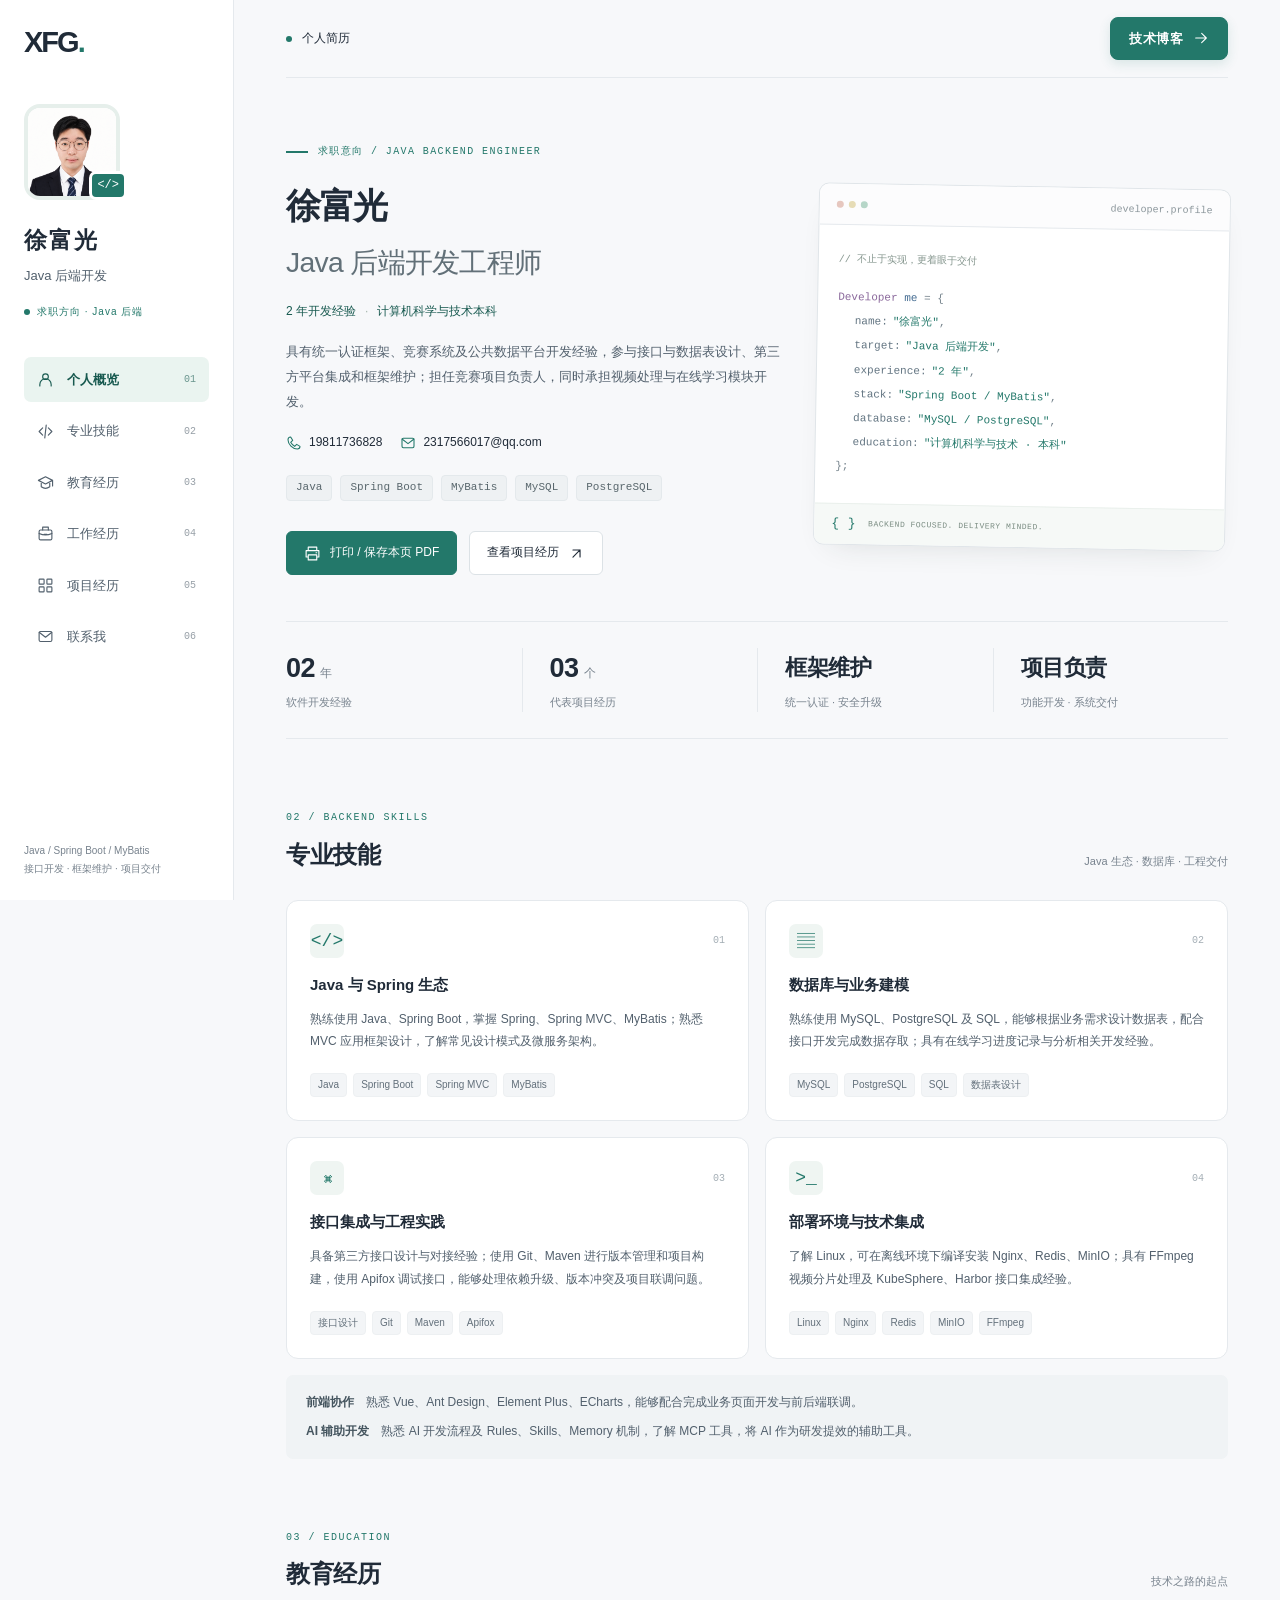
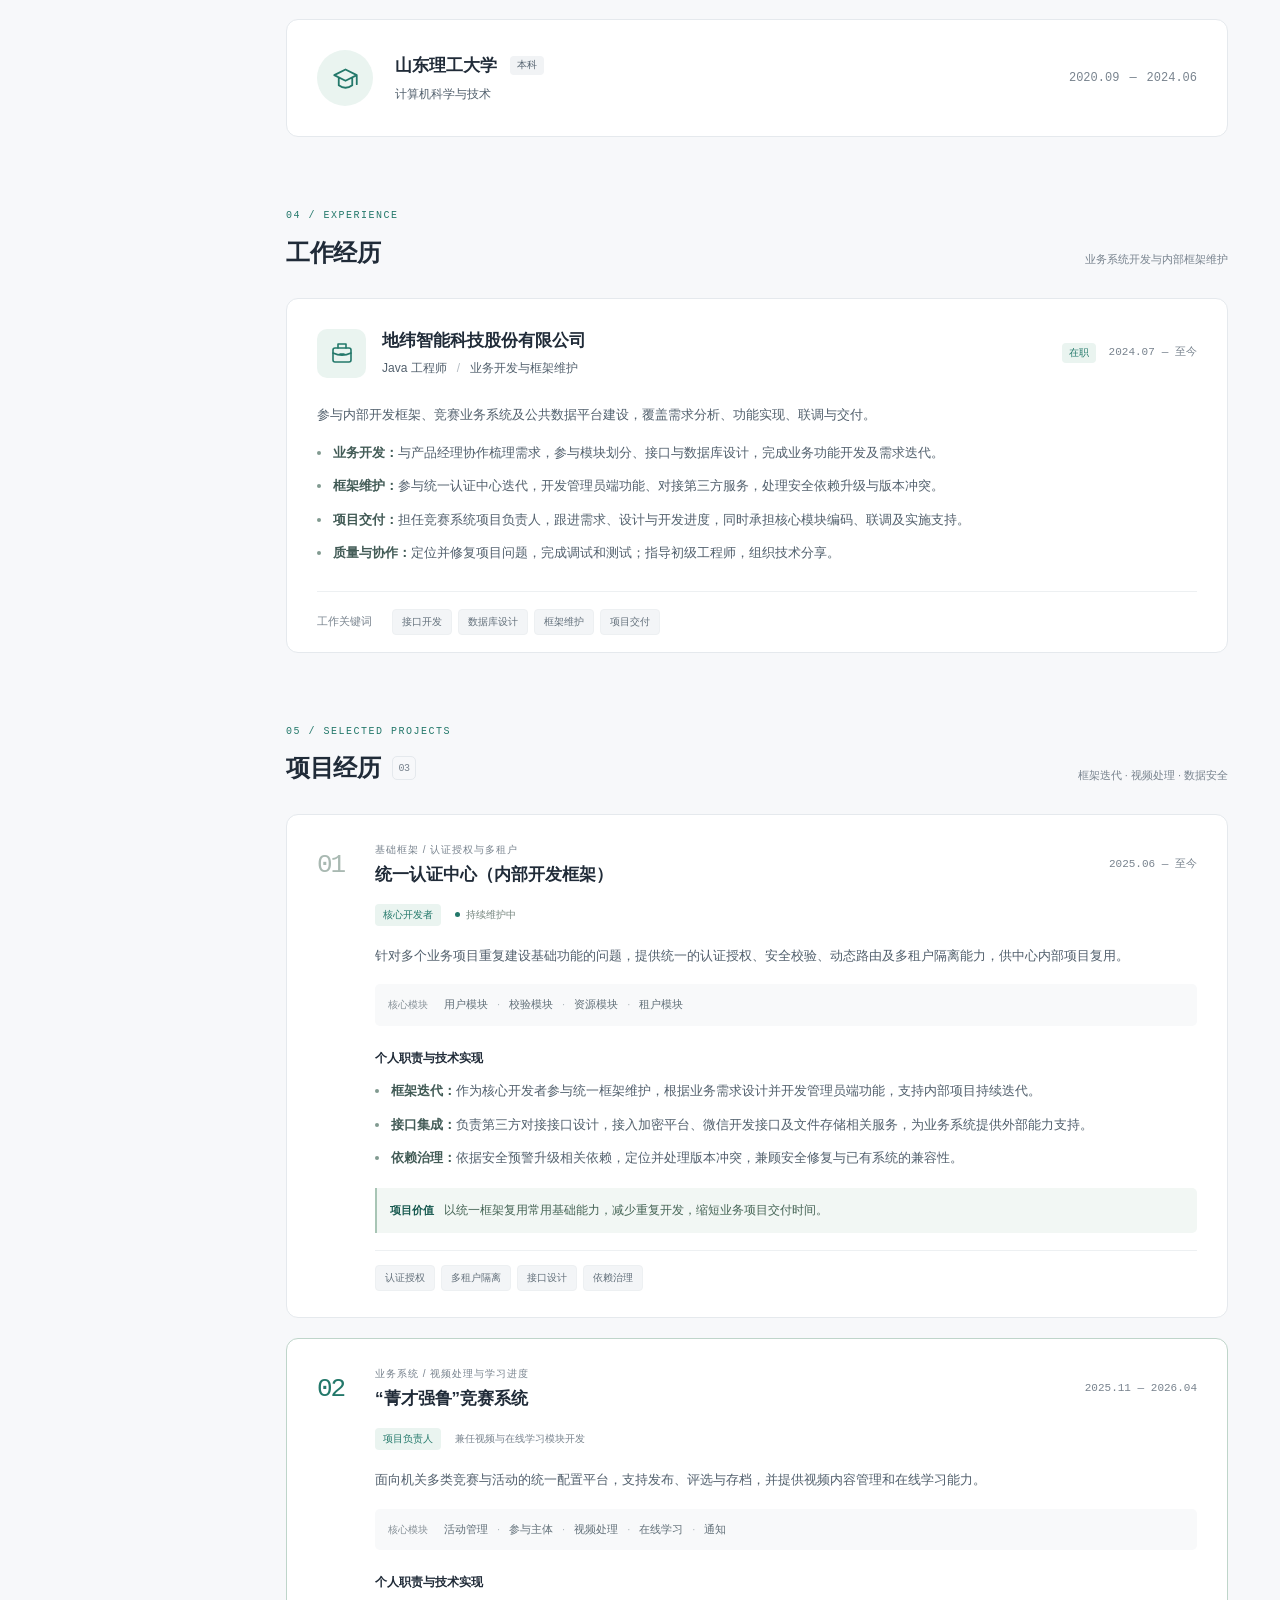
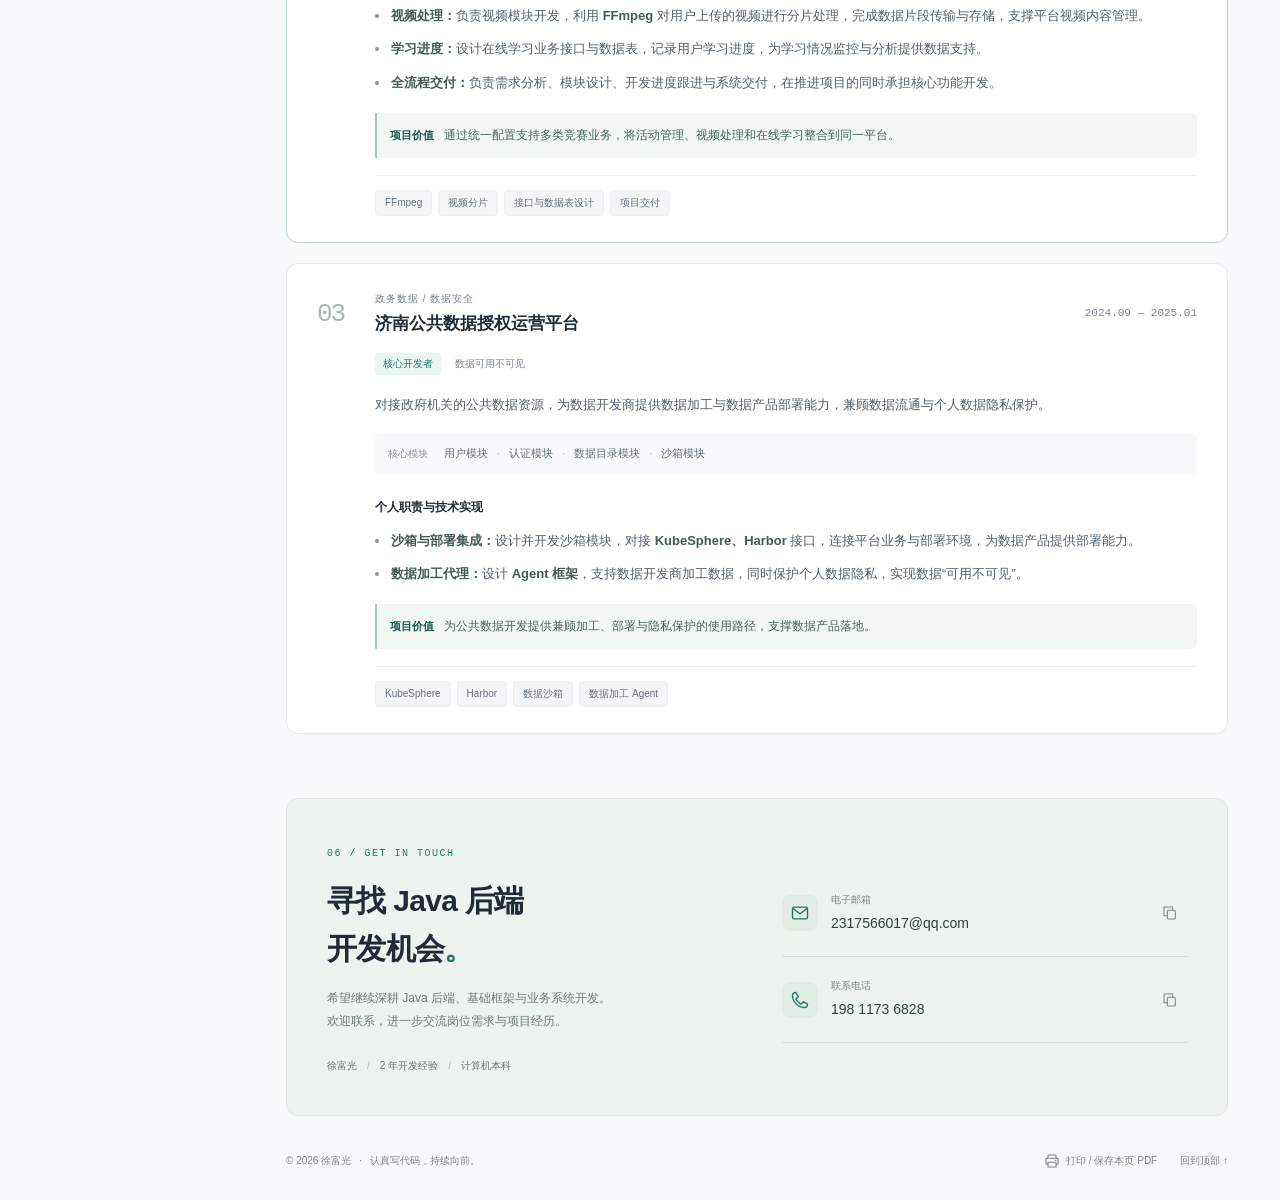
<file: index.html>
<!doctype html>
<html lang="zh-CN">
<head>
  <meta charset="utf-8">
  <meta name="viewport" content="width=device-width, initial-scale=1">
  <meta name="theme-color" content="#f7f8fa">
  <meta name="description" content="徐富光 · 求职 Java 后端开发工程师。2 年开发经验，计算机科学与技术本科，掌握 Java、Spring Boot、MyBatis、MySQL、PostgreSQL，具有统一认证框架维护、视频处理与数据沙箱项目经验。">
  <title>徐富光 · Java 后端开发</title>
  <link rel="stylesheet" href="./styles.css">
  <script src="./script.js" defer></script>
</head>
<body>
  <a class="skip-link" href="#main">跳转到简历内容</a>
  <svg class="icon-definitions" xmlns="http://www.w3.org/2000/svg" aria-hidden="true">
    <symbol id="icon-arrow" viewBox="0 0 24 24"><path d="M7 17 17 7M7 7h10v10"/></symbol>
    <symbol id="icon-download" viewBox="0 0 24 24"><path d="M12 3v12m-5-5 5 5 5-5M5 16v4h14v-4"/></symbol>
    <symbol id="icon-mail" viewBox="0 0 24 24"><rect x="3" y="5" width="18" height="14" rx="2"/><path d="m3 6 9 7 9-7"/></symbol>
    <symbol id="icon-phone" viewBox="0 0 24 24"><path d="m7 3 3 5-3 3a16 16 0 0 0 6 6l3-3 5 3c0 3-2 4-4 4C10 21 3 14 3 7c0-2 1-4 4-4Z"/></symbol>
    <symbol id="icon-code" viewBox="0 0 24 24"><path d="m8 7-5 5 5 5m8-10 5 5-5 5m-3-14-2 18"/></symbol>
    <symbol id="icon-work" viewBox="0 0 24 24"><rect x="3" y="7" width="18" height="14" rx="2"/><path d="M8 7V3h8v4M3 12a21 21 0 0 0 18 0M10 13h4"/></symbol>
    <symbol id="icon-grid" viewBox="0 0 24 24"><rect x="3" y="3" width="7" height="7" rx="1"/><rect x="14" y="3" width="7" height="7" rx="1"/><rect x="3" y="14" width="7" height="7" rx="1"/><rect x="14" y="14" width="7" height="7" rx="1"/></symbol>
    <symbol id="icon-school" viewBox="0 0 24 24"><path d="m2 9 10-5 10 5-10 5-10-5Zm4 2v7c4 3 8 3 12 0v-7m4-2v8"/></symbol>
    <symbol id="icon-user" viewBox="0 0 24 24"><circle cx="12" cy="8" r="4"/><path d="M4 21v-2a8 8 0 0 1 16 0v2"/></symbol>
    <symbol id="icon-copy" viewBox="0 0 24 24"><rect x="8" y="8" width="12" height="13" rx="2"/><path d="M16 8V3H3v13h5"/></symbol>
    <symbol id="icon-print" viewBox="0 0 24 24"><path d="M6 8V3h12v5M6 17H3V8h18v9h-3M6 14h12v7H6zM17 11h1"/></symbol>
  </svg>

  <aside class="sidebar" aria-label="个人信息和页面导航">
    <a class="brand" href="#overview" aria-label="徐富光，返回概览">XFG<span>.</span></a>
    <div class="sidebar-profile">
      <div class="avatar"><img class="portrait-image" src="./assets/photo.png" alt="徐富光的个人照片" width="96" height="96" decoding="async"><span class="avatar-decoration" aria-hidden="true">&lt;/&gt;</span></div>
      <p class="sidebar-name">徐富光</p>
      <p class="sidebar-role">Java 后端开发</p>
      <span class="profile-badge"><span></span>求职方向 · Java 后端</span>
    </div>
    <nav class="navigation" aria-label="简历章节">
      <a class="nav-link is-active" href="#overview" aria-current="location"><svg class="icon" aria-hidden="true"><use href="#icon-user"/></svg><span>个人概览</span><span class="nav-index">01</span></a>
      <a class="nav-link" href="#skills"><svg class="icon" aria-hidden="true"><use href="#icon-code"/></svg><span>专业技能</span><span class="nav-index">02</span></a>
      <a class="nav-link" href="#education"><svg class="icon" aria-hidden="true"><use href="#icon-school"/></svg><span>教育经历</span><span class="nav-index">03</span></a>
      <a class="nav-link" href="#experience"><svg class="icon" aria-hidden="true"><use href="#icon-work"/></svg><span>工作经历</span><span class="nav-index">04</span></a>
      <a class="nav-link" href="#projects"><svg class="icon" aria-hidden="true"><use href="#icon-grid"/></svg><span>项目经历</span><span class="nav-index">05</span></a>
      <a class="nav-link" href="#contact"><svg class="icon" aria-hidden="true"><use href="#icon-mail"/></svg><span>联系我</span><span class="nav-index">06</span></a>
    </nav>
    <div class="sidebar-bottom">
      <p>Java / Spring Boot / MyBatis<br>接口开发 · 框架维护 · 项目交付</p>
    </div>
  </aside>

  <div class="page">
    <header class="topbar">
      <p><span class="topbar-dot"></span>个人简历</p>
      <a class="topbar-contact" href="./blog.html">技术博客<svg class="icon small" viewBox="0 0 24 24" aria-hidden="true"><path d="M4 12h16m-7-7 7 7-7 7"/></svg></a>
    </header>

    <main id="main">
      <section class="hero section" id="overview" aria-labelledby="hero-title">
        <div class="hero-main">
          <img class="portrait-image hero-portrait" src="./assets/photo.png" alt="徐富光的个人照片" width="88" height="88" decoding="async">
          <p class="eyebrow"><span class="short-line"></span>求职意向 / JAVA BACKEND ENGINEER</p>
          <h1 id="hero-title">徐富光<br><span class="hero-subtitle">Java 后端开发工程师</span></h1>
          <p class="hero-meta">2 年开发经验<span>·</span>计算机科学与技术本科</p>
          <p class="hero-description">具有统一认证框架、竞赛系统及公共数据平台开发经验，参与接口与数据表设计、第三方平台集成和框架维护；担任竞赛项目负责人，同时承担视频处理与在线学习模块开发。</p>
          <div class="hero-contact" aria-label="联系方式">
            <a href="tel:19811736828"><svg class="icon small" aria-hidden="true"><use href="#icon-phone"/></svg>19811736828</a>
            <a href="mailto:2317566017@qq.com"><svg class="icon small" aria-hidden="true"><use href="#icon-mail"/></svg>2317566017@qq.com</a>
          </div>
          <p class="resume-site-link">在线简历与技术博客：<a href="https://sunallday.github.io/resume/">https://sunallday.github.io/resume/</a></p>
          <div class="hero-tags" aria-label="主要技术栈"><span>Java</span><span>Spring Boot</span><span>MyBatis</span><span>MySQL</span><span>PostgreSQL</span></div>
          <div class="hero-actions">
            <button class="button button-primary" type="button" data-print-resume hidden><svg class="icon" aria-hidden="true"><use href="#icon-print"/></svg>打印 / 保存本页 PDF</button>
            <a class="button button-secondary" href="#projects">查看项目经历<svg class="icon small" aria-hidden="true"><use href="#icon-arrow"/></svg></a>
          </div>
        </div>
        <div class="developer-card" aria-label="个人基本信息">
          <div class="card-window-bar"><span></span><span></span><span></span><p>developer.profile</p></div>
          <div class="profile-code">
            <p class="code-comment">// 不止于实现，更着眼于交付</p>
            <p><span class="code-keyword">Developer</span> <span class="code-variable">me</span> = {</p>
            <dl>
              <div><dt>name</dt><dd>"徐富光"</dd></div>
              <div><dt>target</dt><dd>"Java 后端开发"</dd></div>
              <div><dt>experience</dt><dd>"2 年"</dd></div>
              <div><dt>stack</dt><dd>"Spring Boot / MyBatis"</dd></div>
              <div><dt>database</dt><dd>"MySQL / PostgreSQL"</dd></div>
              <div><dt>education</dt><dd>"计算机科学与技术 · 本科"</dd></div>
            </dl>
            <p>};</p>
          </div>
          <div class="code-card-footer"><span class="code-brackets">{ }</span><span>BACKEND FOCUSED. DELIVERY MINDED.</span></div>
        </div>
        <div class="overview-strip">
          <div><strong>02<span>年</span></strong><p>软件开发经验</p></div>
          <div><strong>03<span>个</span></strong><p>代表项目经历</p></div>
          <div><strong>框架维护</strong><p>统一认证 · 安全升级</p></div>
          <div><strong>项目负责</strong><p>功能开发 · 系统交付</p></div>
        </div>
      </section>

      <section class="section" id="skills" aria-labelledby="skills-title">
        <div class="section-heading"><div><span class="section-number">02 / BACKEND SKILLS</span><h2 id="skills-title">专业技能</h2></div><p>Java 生态 · 数据库 · 工程交付</p></div>
        <div class="skills-grid">
          <article class="skill-card surface">
            <div class="skill-card-heading"><span class="skill-icon" aria-hidden="true">&lt;/&gt;</span><span class="skill-index">01</span></div>
            <h3>Java 与 Spring 生态</h3>
            <p>熟练使用 Java、Spring Boot，掌握 Spring、Spring MVC、MyBatis；熟悉 MVC 应用框架设计，了解常见设计模式及微服务架构。</p>
            <div class="tags"><span>Java</span><span>Spring Boot</span><span>Spring MVC</span><span>MyBatis</span></div>
          </article>
          <article class="skill-card surface">
            <div class="skill-card-heading"><span class="skill-icon" aria-hidden="true">▤</span><span class="skill-index">02</span></div>
            <h3>数据库与业务建模</h3>
            <p>熟练使用 MySQL、PostgreSQL 及 SQL，能够根据业务需求设计数据表，配合接口开发完成数据存取；具有在线学习进度记录与分析相关开发经验。</p>
            <div class="tags"><span>MySQL</span><span>PostgreSQL</span><span>SQL</span><span>数据表设计</span></div>
          </article>
          <article class="skill-card surface">
            <div class="skill-card-heading"><span class="skill-icon" aria-hidden="true">⌘</span><span class="skill-index">03</span></div>
            <h3>接口集成与工程实践</h3>
            <p>具备第三方接口设计与对接经验；使用 Git、Maven 进行版本管理和项目构建，使用 Apifox 调试接口，能够处理依赖升级、版本冲突及项目联调问题。</p>
            <div class="tags"><span>接口设计</span><span>Git</span><span>Maven</span><span>Apifox</span></div>
          </article>
          <article class="skill-card surface">
            <div class="skill-card-heading"><span class="skill-icon" aria-hidden="true">&gt;_</span><span class="skill-index">04</span></div>
            <h3>部署环境与技术集成</h3>
            <p>了解 Linux，可在离线环境下编译安装 Nginx、Redis、MinIO；具有 FFmpeg 视频分片处理及 KubeSphere、Harbor 接口集成经验。</p>
            <div class="tags"><span>Linux</span><span>Nginx</span><span>Redis</span><span>MinIO</span><span>FFmpeg</span></div>
          </article>
        </div>
        <div class="supporting-skills">
          <p><strong>前端协作</strong>熟悉 Vue、Ant Design、Element Plus、ECharts，能够配合完成业务页面开发与前后端联调。</p>
          <p><strong>AI 辅助开发</strong>熟悉 AI 开发流程及 Rules、Skills、Memory 机制，了解 MCP 工具，将 AI 作为研发提效的辅助工具。</p>
        </div>
      </section>

      <section class="section" id="education" aria-labelledby="education-title">
        <div class="section-heading"><div><span class="section-number">03 / EDUCATION</span><h2 id="education-title">教育经历</h2></div><p>技术之路的起点</p></div>
        <article class="education-card surface"><div class="education-icon"><svg class="icon" aria-hidden="true"><use href="#icon-school"/></svg></div><div class="education-info"><h3>山东理工大学<span class="degree">本科</span></h3><p>计算机科学与技术</p></div><p class="education-period"><time datetime="2020-09">2020.09</time><span>—</span><time datetime="2024-06">2024.06</time></p></article>
      </section>

      <section class="section" id="experience" aria-labelledby="experience-title">
        <div class="section-heading"><div><span class="section-number">04 / EXPERIENCE</span><h2 id="experience-title">工作经历</h2></div><p>业务系统开发与内部框架维护</p></div>
        <article class="experience-card surface">
          <div class="experience-header">
            <div class="company-mark" aria-hidden="true"><svg class="icon"><use href="#icon-work"/></svg></div>
            <div class="company-title"><h3>地纬智能科技股份有限公司</h3><p>Java 工程师<span class="inline-divider">/</span>业务开发与框架维护</p></div>
            <div class="experience-date"><span class="current-label">在职</span><time datetime="2024-07">2024.07</time> — 至今</div>
          </div>
          <div class="experience-body">
            <p class="card-intro">参与内部开发框架、竞赛业务系统及公共数据平台建设，覆盖需求分析、功能实现、联调与交付。</p>
            <ul class="detail-list">
              <li><strong>业务开发：</strong>与产品经理协作梳理需求，参与模块划分、接口与数据库设计，完成业务功能开发及需求迭代。</li>
              <li><strong>框架维护：</strong>参与统一认证中心迭代，开发管理员端功能、对接第三方服务，处理安全依赖升级与版本冲突。</li>
              <li><strong>项目交付：</strong>担任竞赛系统项目负责人，跟进需求、设计与开发进度，同时承担核心模块编码、联调及实施支持。</li>
              <li><strong>质量与协作：</strong>定位并修复项目问题，完成调试和测试；指导初级工程师，组织技术分享。</li>
            </ul>
          </div>
          <div class="experience-footer"><span>工作关键词</span><div class="tags"><span>接口开发</span><span>数据库设计</span><span>框架维护</span><span>项目交付</span></div></div>
        </article>
      </section>

      <section class="section" id="projects" aria-labelledby="projects-title">
        <div class="section-heading"><div><span class="section-number">05 / SELECTED PROJECTS</span><h2 id="projects-title">项目经历<span class="heading-count">03</span></h2></div><p>框架迭代 · 视频处理 · 数据安全</p></div>
        <div class="project-list">
          <article class="project-card surface">
            <div class="project-heading"><span class="project-number">01</span><div class="project-title"><div class="project-category">基础框架 / 认证授权与多租户</div><h3>统一认证中心（内部开发框架）</h3></div><span class="project-period"><time datetime="2025-06">2025.06</time> — 至今</span></div>
            <div class="project-content">
              <div class="project-meta"><span class="role-tag">核心开发者</span><span class="project-status"><span></span>持续维护中</span></div>
              <p class="project-description">针对多个业务项目重复建设基础功能的问题，提供统一的认证授权、安全校验、动态路由及多租户隔离能力，供中心内部项目复用。</p>
              <div class="module-row"><span class="small-label">核心模块</span><p>用户模块<span>·</span>校验模块<span>·</span>资源模块<span>·</span>租户模块</p></div>
              <h4>个人职责与技术实现</h4>
              <ul class="detail-list">
                <li><strong>框架迭代：</strong>作为核心开发者参与统一框架维护，根据业务需求设计并开发管理员端功能，支持内部项目持续迭代。</li>
                <li><strong>接口集成：</strong>负责第三方对接接口设计，接入加密平台、微信开发接口及文件存储相关服务，为业务系统提供外部能力支持。</li>
                <li><strong>依赖治理：</strong>依据安全预警升级相关依赖，定位并处理版本冲突，兼顾安全修复与已有系统的兼容性。</li>
              </ul>
              <p class="project-outcome"><strong>项目价值</strong>以统一框架复用常用基础能力，减少重复开发，缩短业务项目交付时间。</p>
              <div class="tags project-tags"><span>认证授权</span><span>多租户隔离</span><span>接口设计</span><span>依赖治理</span></div>
            </div>
          </article>

          <article class="project-card surface featured-project">
            <div class="project-heading"><span class="project-number">02</span><div class="project-title"><div class="project-category">业务系统 / 视频处理与学习进度</div><h3>“菁才强鲁”竞赛系统</h3></div><span class="project-period"><time datetime="2025-11">2025.11</time> — <time datetime="2026-04">2026.04</time></span></div>
            <div class="project-content">
              <div class="project-meta"><span class="role-tag">项目负责人</span><span class="project-note">兼任视频与在线学习模块开发</span></div>
              <p class="project-description">面向机关多类竞赛与活动的统一配置平台，支持发布、评选与存档，并提供视频内容管理和在线学习能力。</p>
              <div class="module-row"><span class="small-label">核心模块</span><p>活动管理<span>·</span>参与主体<span>·</span>视频处理<span>·</span>在线学习<span>·</span>通知</p></div>
              <h4>个人职责与技术实现</h4>
              <ul class="detail-list">
                <li><strong>视频处理：</strong>负责视频模块开发，利用 <strong>FFmpeg</strong> 对用户上传的视频进行分片处理，完成数据片段传输与存储，支撑平台视频内容管理。</li>
                <li><strong>学习进度：</strong>设计在线学习业务接口与数据表，记录用户学习进度，为学习情况监控与分析提供数据支持。</li>
                <li><strong>全流程交付：</strong>负责需求分析、模块设计、开发进度跟进与系统交付，在推进项目的同时承担核心功能开发。</li>
              </ul>
              <p class="project-outcome"><strong>项目价值</strong>通过统一配置支持多类竞赛业务，将活动管理、视频处理和在线学习整合到同一平台。</p>
              <div class="tags project-tags"><span>FFmpeg</span><span>视频分片</span><span>接口与数据表设计</span><span>项目交付</span></div>
            </div>
          </article>

          <article class="project-card surface">
            <div class="project-heading"><span class="project-number">03</span><div class="project-title"><div class="project-category">政务数据 / 数据安全</div><h3>济南公共数据授权运营平台</h3></div><span class="project-period"><time datetime="2024-09">2024.09</time> — <time datetime="2025-01">2025.01</time></span></div>
            <div class="project-content">
              <div class="project-meta"><span class="role-tag">核心开发者</span><span class="project-note">数据可用不可见</span></div>
              <p class="project-description">对接政府机关的公共数据资源，为数据开发商提供数据加工与数据产品部署能力，兼顾数据流通与个人数据隐私保护。</p>
              <div class="module-row"><span class="small-label">核心模块</span><p>用户模块<span>·</span>认证模块<span>·</span>数据目录模块<span>·</span>沙箱模块</p></div>
              <h4>个人职责与技术实现</h4>
              <ul class="detail-list">
                <li><strong>沙箱与部署集成：</strong>设计并开发沙箱模块，对接 <strong>KubeSphere、Harbor</strong> 接口，连接平台业务与部署环境，为数据产品提供部署能力。</li>
                <li><strong>数据加工代理：</strong>设计 <strong>Agent 框架</strong>，支持数据开发商加工数据，同时保护个人数据隐私，实现数据“可用不可见”。</li>
              </ul>
              <p class="project-outcome"><strong>项目价值</strong>为公共数据开发提供兼顾加工、部署与隐私保护的使用路径，支撑数据产品落地。</p>
              <div class="tags project-tags"><span>KubeSphere</span><span>Harbor</span><span>数据沙箱</span><span>数据加工 Agent</span></div>
            </div>
          </article>
        </div>
      </section>

      <section class="section contact-section" id="contact" aria-labelledby="contact-title">
        <div class="contact-copy"><span class="section-number">06 / GET IN TOUCH</span><h2 id="contact-title">寻找 Java 后端<br>开发机会<span>。</span></h2><p>希望继续深耕 Java 后端、基础框架与业务系统开发。<br>欢迎联系，进一步交流岗位需求与项目经历。</p><div class="personal-details"><span>徐富光</span><span>2 年开发经验</span><span>计算机本科</span></div></div>
        <div class="contact-methods">
          <div class="contact-item"><span class="contact-icon"><svg class="icon" aria-hidden="true"><use href="#icon-mail"/></svg></span><div><span class="contact-label">电子邮箱</span><a href="mailto:2317566017@qq.com">2317566017@qq.com</a></div><button class="icon-button copy-button" type="button" data-copy="2317566017@qq.com" aria-label="复制邮箱地址" title="复制邮箱地址" hidden><svg class="icon" aria-hidden="true"><use href="#icon-copy"/></svg></button></div>
          <div class="contact-item"><span class="contact-icon"><svg class="icon" aria-hidden="true"><use href="#icon-phone"/></svg></span><div><span class="contact-label">联系电话</span><a href="tel:19811736828">198 1173 6828</a></div><button class="icon-button copy-button" type="button" data-copy="19811736828" aria-label="复制电话号码" title="复制电话号码" hidden><svg class="icon" aria-hidden="true"><use href="#icon-copy"/></svg></button></div>
        </div>
      </section>
    </main>

    <footer class="footer"><p>© <span id="copyright-year">2026</span> 徐富光<span class="footer-separator">·</span>认真写代码，持续向前。</p><div><button class="print-button" id="print-button" type="button" data-print-resume hidden><svg class="icon small" aria-hidden="true"><use href="#icon-print"/></svg>打印 / 保存本页 PDF</button><a href="#overview">回到顶部 ↑</a></div></footer>
  </div>
  <div class="toast" id="toast" role="status" aria-live="polite" aria-atomic="true"></div>
</body>
</html>
</file>
<file: styles.css>
/* 页面采用本地系统字体，无第三方字体、图标或运行时依赖。 */
:root {
  --background: #f7f8fa;
  --surface: #fff;
  --ink: #202b38;
  --text: #52606d;
  --muted: #78838e;
  --line: #e5e9ed;
  --accent: #23786a;
  --accent-dark: #17594f;
  --accent-soft: #eaf4f0;
  --sidebar-width: 234px;
  --radius: 12px;
  --mono: "Cascadia Code", "SFMono-Regular", Consolas, monospace;
}

* { box-sizing: border-box; }
html { scroll-behavior: smooth; scroll-padding-top: 28px; }
body { margin: 0; color: var(--ink); background: var(--background); font: 14px/1.8 -apple-system, BlinkMacSystemFont, "Segoe UI", "PingFang SC", "Microsoft YaHei", sans-serif; -webkit-font-smoothing: antialiased; }
::selection { color: var(--accent-dark); background: #cde8dc; }
a { color: inherit; text-decoration: none; }
button { color: inherit; font: inherit; cursor: pointer; }
a, button { -webkit-tap-highlight-color: transparent; }
a:focus-visible, button:focus-visible { outline: 3px solid var(--accent); outline-offset: 5px; }
button:disabled { cursor: wait; }
[hidden] { display: none !important; }
h1, h2, h3, h4, p, dl, dd { margin: 0; }
h1, h2, h3, h4 { color: var(--ink); }
svg { display: block; }
.icon { width: 20px; height: 20px; flex-shrink: 0; fill: none; stroke: currentColor; stroke-width: 1.6; stroke-linecap: round; stroke-linejoin: round; }
.icon.small { width: 16px; height: 16px; }
.icon-definitions { position: absolute; width: 0; height: 0; overflow: hidden; }
.muted { color: var(--muted); }
.skip-link { position: fixed; top: -80px; left: 16px; z-index: 100; padding: 10px 18px; color: #fff; background: var(--accent-dark); border-radius: 6px; }
.skip-link:focus { top: 12px; }

/* 桌面端固定侧栏；窄屏端切换为横向章节导航。 */
.sidebar { position: fixed; inset: 0 auto 0 0; z-index: 20; display: flex; flex-direction: column; width: var(--sidebar-width); padding: 28px 24px 22px; overflow-y: auto; background: var(--surface); border-right: 1px solid var(--line); }
.brand { width: fit-content; font-size: 29px; font-weight: 800; line-height: 1; letter-spacing: -2px; }
.brand span { color: var(--accent); }
.sidebar-profile { padding: 47px 0 34px; }
.avatar { position: relative; width: 96px; height: 96px; margin-bottom: 20px; background: #fff; border: 4px solid #e6efeb; border-radius: 16px; }
.portrait-image { display: block; width: 100%; height: 100%; object-fit: cover; object-position: center top; background: #fff; border-radius: inherit; }
.avatar .portrait-image { border-radius: 12px; }
.hero-portrait { display: none; width: 88px; height: 88px; margin-bottom: 20px; border: 4px solid #e6efeb; border-radius: 14px; }
.avatar-decoration { position: absolute; right: -11px; bottom: -4px; padding: 2px 5px; color: #fff; background: var(--accent); border: 3px solid #fff; border-radius: 7px; font: 12px/1.6 var(--mono); }
.sidebar-name { font-size: 23px; font-weight: 700; letter-spacing: 2px; }
.sidebar-role { margin-top: 3px; color: var(--text); font-size: 13px; }
.profile-badge { display: inline-flex; align-items: center; gap: 7px; margin-top: 15px; color: var(--accent); font-size: 10px; letter-spacing: 1px; }
.profile-badge > span, .topbar-dot, .project-status > span { width: 6px; height: 6px; flex-shrink: 0; background: var(--accent); border-radius: 50%; }
.navigation { display: grid; gap: 6px; }
.nav-link { display: flex; align-items: center; gap: 13px; padding: 11px 13px; color: var(--text); border-radius: 7px; font-size: 13px; transition: color 160ms, background 160ms; }
.nav-link .icon { width: 17px; height: 17px; }
.nav-link:hover { color: var(--accent); background: #f5f8f6; }
.nav-link.is-active { color: var(--accent-dark); background: var(--accent-soft); font-weight: 600; }
.nav-index { margin-left: auto; opacity: .6; font: 10px var(--mono); }
.sidebar-bottom { margin-top: auto; padding-top: 50px; }
.sidebar-download { display: flex; align-items: center; gap: 9px; padding-top: 20px; border-top: 1px solid var(--line); font-size: 12px; }
.sidebar-download > .small { margin-left: auto; color: var(--muted); }
.sidebar-download:hover { color: var(--accent); }
.sidebar-bottom > p { margin-top: 15px; color: var(--muted); font-size: 10px; line-height: 1.8; }
.page { margin-left: var(--sidebar-width); }
.topbar { display: flex; align-items: center; justify-content: space-between; gap: 20px; height: 78px; margin: 0 52px; border-bottom: 1px solid var(--line); font-size: 12px; }
.topbar > p, .topbar-contact { display: flex; align-items: center; gap: 10px; }
.topbar-divider { margin: 0 5px; color: #b8c0c6; }
.topbar-contact { justify-content: center; flex-shrink: 0; min-height: 42px; padding: 9px 18px; color: #fff; background: var(--accent); border: 1px solid var(--accent); border-radius: 8px; box-shadow: 0 4px 12px #23786a24; font-size: 13px; font-weight: 600; letter-spacing: .5px; transition: background 160ms, border-color 160ms, box-shadow 160ms; }
.topbar-contact:hover { color: #fff; background: var(--accent-dark); border-color: var(--accent-dark); box-shadow: 0 6px 16px #23786a38; }
main { max-width: 1370px; margin: 0 auto; padding: 0 52px; }
.section { scroll-margin-top: 24px; margin-bottom: 64px; }

/* 首屏：个人介绍与代码风格信息卡。 */
.hero { display: grid; grid-template-columns: minmax(0, 1.2fr) minmax(0, 1fr); align-items: center; column-gap: 36px; padding-top: 66px; }
.eyebrow { display: flex; align-items: center; gap: 10px; margin-bottom: 20px; color: var(--accent); font: 10px/1.6 var(--mono); letter-spacing: 1.4px; }
.short-line { width: 22px; height: 2px; background: var(--accent); }
h1 { font-size: clamp(28px, 2.7vw, 42px); font-weight: 750; letter-spacing: -1.5px; line-height: 1.55; }
.title-dot { color: var(--accent); }
.hero-subtitle { color: #627078; font-size: .82em; font-weight: 400; letter-spacing: -.7px; }
.hero-meta { display: flex; flex-wrap: wrap; gap: 9px; margin-top: 14px; color: var(--accent-dark); font-size: 12px; font-weight: 500; }
.hero-meta > span { color: #a6b7ae; }
.hero-description { margin-top: 16px; color: var(--text); font-size: 13px; line-height: 1.95; }
.hero-contact { display: flex; flex-wrap: wrap; gap: 8px 18px; margin-top: 17px; font-size: 12px; }
.hero-contact a { display: inline-flex; align-items: center; gap: 7px; overflow-wrap: anywhere; }
.hero-contact a:hover { color: var(--accent); text-decoration: underline; text-underline-offset: 4px; }
.hero-contact .icon { color: var(--accent); }
.resume-site-link { display: none; }
.hero-tags { display: flex; flex-wrap: wrap; gap: 8px; margin-top: 22px; }
.hero-tags > span { padding: 2px 9px; color: #59676d; background: #eef1f3; border: 1px solid #e4e9ec; border-radius: 4px; font: 11px/1.8 var(--mono); }
.hero-actions { display: flex; flex-wrap: wrap; gap: 12px; margin-top: 30px; }
.button { display: inline-flex; align-items: center; justify-content: center; gap: 9px; min-height: 44px; padding: 10px 17px; border: 1px solid transparent; border-radius: 6px; font-size: 12px; font-weight: 500; transition: background 160ms, border-color 160ms, transform 160ms; }
.button:hover { transform: translateY(-2px); }
.button .icon { width: 17px; height: 17px; }
.button-primary { color: #fff; background: var(--accent); border-color: var(--accent); }
.button-primary:hover { background: var(--accent-dark); border-color: var(--accent-dark); }
.button-secondary { background: var(--surface); border-color: #dce2e6; }
.button-secondary:hover { border-color: var(--accent); }
.developer-card { min-width: 0; margin-top: 15px; overflow: hidden; background: var(--surface); border: 1px solid #e0e5e9; border-radius: 10px; box-shadow: 0 14px 32px -18px #25362f28; transform: rotate(1deg); }
.card-window-bar { display: flex; align-items: center; gap: 5px; height: 41px; padding: 0 17px; background: #fcfcfd; border-bottom: 1px solid var(--line); }
.card-window-bar > span { width: 7px; height: 7px; background: #d8dfdd; border-radius: 50%; }
.card-window-bar > span:first-child { background: #e6c7bf; }
.card-window-bar > span:nth-child(2) { background: #e6dcb6; }
.card-window-bar > span:nth-child(3) { background: #b6d6c8; }
.card-window-bar > p { margin-left: auto; color: #8b969b; font: 10px var(--mono); }
.profile-code { padding: 24px 20px; color: #74828b; font: 11px/2.2 var(--mono); }
.profile-code .code-comment { margin-bottom: 14px; color: #84958d; font-size: 10px; }
.code-keyword { color: #8a689b; }
.code-variable { color: #436b91; }
.profile-code dl { padding-left: 17px; }
.profile-code dl > div { display: flex; flex-wrap: wrap; gap: 5px; }
.profile-code dt { color: #637582; }
.profile-code dt::after { content: ":"; }
.profile-code dd { color: var(--accent); overflow-wrap: anywhere; }
.profile-code dd::after { content: ","; color: #74828b; }
.profile-code dl > div:last-child dd::after { content: ""; }
.code-card-footer { display: flex; align-items: center; gap: 12px; padding: 10px 17px; color: #7a8c82; background: #f6f9f7; border-top: 1px solid #eaf0ec; font: 8px/1.6 var(--mono); letter-spacing: .5px; }
.code-brackets { color: var(--accent); font-size: 13px; }
.overview-strip { grid-column: 1 / -1; display: grid; grid-template-columns: repeat(4, 1fr); margin-top: 46px; padding: 26px 0; border-top: 1px solid var(--line); border-bottom: 1px solid var(--line); }
.overview-strip > div { padding-left: 27px; border-left: 1px solid var(--line); }
.overview-strip > div:first-child { padding-left: 0; border-left: 0; }
.overview-strip strong { font-size: 27px; font-weight: 650; line-height: 1.5; letter-spacing: -.5px; }
.overview-strip strong > span { margin-left: 5px; color: var(--muted); font-size: 12px; font-weight: 400; }
.overview-strip > div:nth-child(n+3) strong { font-size: 22px; line-height: 1.84; }
.overview-strip p { margin-top: 4px; color: var(--muted); font-size: 11px; }

/* 经历、项目与技能。 */
.section-heading { display: flex; align-items: flex-end; justify-content: space-between; gap: 20px; margin-bottom: 24px; }
.section-number { color: var(--accent); font: 10px/1.8 var(--mono); letter-spacing: 1.5px; }
.section-heading h2 { display: flex; align-items: center; gap: 12px; margin-top: 4px; font-size: 24px; font-weight: 650; letter-spacing: -.5px; }
.section-heading > p { padding-bottom: 4px; color: var(--muted); font-size: 11px; }
.heading-count { display: grid; place-items: center; width: 24px; height: 24px; color: var(--muted); border: 1px solid var(--line); border-radius: 5px; font: 10px var(--mono); }
.surface { background: var(--surface); border: 1px solid var(--line); border-radius: var(--radius); }
h3 { font-size: 17px; font-weight: 650; line-height: 1.65; }
.experience-card { padding: 28px 30px 0; }
.experience-header { display: flex; align-items: center; gap: 16px; }
.company-mark { display: grid; place-items: center; width: 49px; height: 49px; flex-shrink: 0; color: var(--accent); background: var(--accent-soft); border-radius: 10px; }
.company-mark .icon { width: 24px; height: 24px; }
.company-title > p { margin-top: 3px; color: var(--text); font-size: 12px; }
.inline-divider { margin: 0 10px; color: #b5bdc4; }
.experience-date { display: flex; align-items: center; gap: 7px; margin-left: auto; color: var(--muted); font: 11px/1.8 var(--mono); white-space: nowrap; }
.current-label { margin-right: 6px; padding: 1px 7px; color: var(--accent); background: var(--accent-soft); border-radius: 4px; font: 10px/1.8 sans-serif; }
.experience-body { padding-top: 24px; }
.card-intro { color: var(--text); font-size: 13px; }
.detail-list { margin: 13px 0 0; padding: 0; color: var(--text); list-style: none; font-size: 13px; }
.detail-list li { position: relative; padding-left: 16px; line-height: 1.95; }
.detail-list li::before { position: absolute; top: 11px; left: 0; width: 4px; height: 4px; background: #819a90; border-radius: 50%; content: ""; }
.detail-list li + li { margin-top: 8px; }
.detail-list strong { color: #425b56; font-weight: 600; }
.two-columns { display: grid; grid-template-columns: repeat(2, minmax(0, 1fr)); column-gap: 30px; row-gap: 10px; }
.two-columns li + li { margin-top: 0; }
.experience-footer { display: flex; align-items: center; gap: 20px; margin-top: 26px; padding: 17px 0; border-top: 1px solid #edf0f2; }
.experience-footer > span { flex-shrink: 0; color: var(--muted); font-size: 11px; }
.tags { display: flex; flex-wrap: wrap; gap: 6px; }
.tags > span { padding: 3px 9px; color: #63707b; background: #f3f5f7; border: 1px solid #edf0f2; border-radius: 4px; font-size: 10px; line-height: 1.8; }
.project-list { display: grid; gap: 20px; }
.project-card { padding: 26px 30px; transition: border-color 180ms, box-shadow 180ms; }
.project-card:hover { border-color: #c5d7cf; box-shadow: 0 6px 24px -16px #233b3029; }
.project-heading { display: flex; align-items: center; gap: 18px; }
.project-number { align-self: stretch; display: grid; align-items: center; width: 40px; flex-shrink: 0; color: #a9b9b2; font: 26px/1 var(--mono); letter-spacing: -2px; }
.project-category { margin-bottom: 2px; color: var(--muted); font-size: 10px; letter-spacing: 1px; }
.project-period { margin-left: auto; color: var(--muted); font: 11px/1.8 var(--mono); white-space: nowrap; }
.project-content { padding-left: 58px; }
.project-meta { display: flex; align-items: center; flex-wrap: wrap; gap: 14px; margin-top: 15px; }
.role-tag { padding: 2px 8px; color: var(--accent); background: var(--accent-soft); border-radius: 4px; font-size: 10px; }
.project-status { display: inline-flex; align-items: center; gap: 6px; color: #74857d; font-size: 10px; }
.project-status > span { width: 5px; height: 5px; }
.project-note { color: var(--muted); font-size: 10px; }
.project-description { margin-top: 17px; color: var(--text); font-size: 13px; line-height: 1.95; }
.module-row { display: flex; align-items: baseline; gap: 16px; margin-top: 16px; padding: 11px 13px; background: #f8f9fa; border-radius: 5px; }
.small-label { flex-shrink: 0; color: #879198; font-size: 10px; }
.module-row p { color: #627079; font-size: 11px; }
.module-row p > span { margin: 0 9px; color: #b1babf; }
.project-content h4 { margin-top: 22px; font-size: 12px; font-weight: 600; }
.project-content .detail-list { margin-top: 9px; }
.project-outcome { margin-top: 18px; padding: 11px 13px; color: #456455; background: #f2f7f4; border-left: 2px solid #a8c5b5; border-radius: 0 5px 5px 0; font-size: 12px; line-height: 1.9; }
.project-outcome > strong { margin-right: 10px; color: var(--accent-dark); font-size: 11px; }
.project-tags { margin-top: 17px; padding-top: 14px; border-top: 1px solid #edf0f2; }
.featured-project { border-color: #bfd5ca; }
.featured-project .project-number { color: var(--accent); }
.skills-grid { display: grid; grid-template-columns: repeat(2, minmax(0, 1fr)); gap: 16px; }
.skill-card { display: flex; flex-direction: column; padding: 23px; }
.skill-card-heading { display: flex; align-items: center; justify-content: space-between; margin-bottom: 15px; }
.skill-icon { display: grid; place-items: center; width: 34px; height: 34px; color: var(--accent); background: #eff5f2; border-radius: 7px; font: 18px var(--mono); }
.skill-index { color: #a4aeb5; font: 10px var(--mono); }
.skill-card h3 { font-size: 15px; }
.skill-card > p { margin-top: 10px; margin-bottom: 20px; color: var(--text); font-size: 12px; line-height: 1.9; }
.skill-card .tags { margin-top: auto; }
.skill-card .tags > span { padding: 2px 7px; font-size: 10px; }
.supporting-skills { margin-top: 16px; padding: 16px 20px; color: var(--text); background: #f0f3f5; border-radius: 7px; font-size: 12px; line-height: 1.9; }
.supporting-skills p + p { margin-top: 7px; }
.supporting-skills strong { margin-right: 12px; color: #45555f; font-weight: 600; }
.education-card { display: flex; align-items: center; gap: 22px; padding: 30px; }
.education-icon { display: grid; place-items: center; width: 56px; height: 56px; flex-shrink: 0; color: var(--accent); background: var(--accent-soft); border-radius: 50%; }
.education-icon .icon { width: 27px; height: 27px; }
.education-info h3 { display: flex; align-items: center; gap: 13px; }
.degree { padding: 1px 7px; color: var(--text); background: #f1f3f5; border-radius: 4px; font-size: 10px; font-weight: 400; }
.education-info p { margin-top: 4px; color: var(--text); font-size: 12px; }
.education-period { margin-left: auto; color: var(--muted); font: 12px/1.8 var(--mono); white-space: nowrap; }
.education-period > span { margin: 0 10px; }

/* 联系方式与轻量交互。 */
.contact-section { display: grid; grid-template-columns: 1fr 1fr; align-items: center; gap: 50px; margin-bottom: 36px; padding: 40px; background: #edf3ef; border: 1px solid #dce7df; border-radius: var(--radius); }
.contact-copy h2 { margin-top: 13px; font-size: 30px; font-weight: 650; letter-spacing: -.7px; line-height: 1.6; }
.contact-copy h2 > span { color: var(--accent); }
.contact-copy > p { margin-top: 14px; color: #6b7d72; font-size: 12px; line-height: 1.9; }
.personal-details { display: flex; flex-wrap: wrap; gap: 10px; margin-top: 24px; color: #65776c; font-size: 10px; }
.personal-details > span + span::before { margin-right: 10px; color: #aebfb3; content: "/"; }
.contact-methods { min-width: 0; }
.contact-item { display: flex; align-items: center; gap: 13px; padding: 20px 0; border-bottom: 1px solid #d6e2d9; }
.contact-icon { display: grid; place-items: center; width: 36px; height: 36px; flex-shrink: 0; color: var(--accent); background: #e1ece5; border-radius: 8px; }
.contact-item > div { min-width: 0; }
.contact-label { display: block; margin-bottom: 2px; color: #768a7d; font-size: 10px; }
.contact-item a { color: #2c4337; font-size: 14px; font-weight: 500; overflow-wrap: anywhere; }
.contact-item a:hover { color: var(--accent); text-decoration: underline; text-underline-offset: 4px; }
.icon-button { display: grid; place-items: center; width: 34px; height: 34px; flex-shrink: 0; margin-left: auto; padding: 8px; color: #778d7e; background: transparent; border: 1px solid transparent; border-radius: 6px; }
.icon-button .icon { width: 16px; height: 16px; }
.icon-button:hover { color: var(--accent-dark); background: #e0eae3; border-color: #c8d7cc; }
.contact-download { display: flex; align-items: center; justify-content: space-between; gap: 12px; margin-top: 24px; color: var(--accent); font-size: 11px; }
.contact-download:hover { color: var(--accent-dark); }
.footer { display: flex; justify-content: space-between; align-items: center; gap: 20px; max-width: 1370px; margin: 0 auto; padding: 0 52px 30px; color: var(--muted); font-size: 10px; }
.footer-separator { margin: 0 8px; }
.footer > div { display: flex; align-items: center; gap: 23px; }
.print-button { display: inline-flex; align-items: center; gap: 6px; padding: 0; color: var(--muted); background: transparent; border: 0; font-size: 10px; }
.footer a:hover, .print-button:hover { color: var(--accent); }
.toast { position: fixed; bottom: 28px; left: calc(50% + var(--sidebar-width) / 2); z-index: 40; max-width: calc(100vw - 32px); padding: 11px 22px; color: #fff; background: #233d32; border-radius: 8px; box-shadow: 0 6px 24px #20382d20; font-size: 13px; text-align: center; opacity: 0; pointer-events: none; transform: translate(-50%, 12px); transition: opacity 180ms, transform 180ms; }
.toast.is-visible { opacity: 1; transform: translate(-50%, 0); }

/* 博客复用站点配色，独立类名避免影响简历布局。 */
.blog-sidebar { scrollbar-width: thin; scrollbar-color: #cad9d1 transparent; }
.blog-sidebar > * { flex-shrink: 0; }
.blog-sidebar-intro { margin: 38px 0 20px; }
.blog-sidebar-intro > p { display: flex; align-items: center; gap: 9px; font-size: 17px; font-weight: 650; }
.blog-sidebar-intro .icon { color: var(--accent); }
.blog-sidebar-intro > span { display: block; margin-top: 6px; color: var(--muted); font-size: 11px; }
.blog-navigation .nav-link { gap: 8px; }
.blog-navigation .nav-index { flex-shrink: 0; }
.blog-sidebar .sidebar-bottom { padding-top: 30px; }
.blog-sidebar-author { display: flex; align-items: center; gap: 12px; padding-top: 20px; border-top: 1px solid var(--line); }
.blog-sidebar-author .portrait-image { width: 42px; height: 42px; flex-shrink: 0; border: 2px solid var(--accent-soft); border-radius: 8px; }
.blog-sidebar-author p { font-size: 14px; font-weight: 600; }
.blog-sidebar-author span { color: var(--muted); font-size: 11px; }
.blog-hero { display: flex; align-items: center; justify-content: space-between; gap: 32px; padding: 66px 0 42px; }
.blog-hero h1 { font-size: clamp(28px, 2.7vw, 42px); font-weight: 700; letter-spacing: -1px; }
.blog-hero h1 > span { color: var(--accent); }
.blog-intro { margin-top: 18px; color: var(--text); font-size: 14px; line-height: 2; }
.blog-hero-mark { display: flex; align-items: center; gap: 22px; padding: 20px 32px; color: #7f9b8e; font: 17px/2 var(--mono); }
.blog-hero-mark > span { color: #bdcec4; font-size: 90px; font-weight: 300; }
.blog-content { min-width: 0; padding-bottom: 50px; }
.blog-content > section { scroll-margin-top: 24px; }
.blog-articles { padding-top: 28px; }
.blog-section-heading { display: flex; align-items: center; justify-content: space-between; gap: 16px; }
.blog-section-heading h2, .blog-about h2 { font-size: 19px; font-weight: 650; }
.blog-section-heading > span { color: var(--muted); font-size: 11px; }
.blog-editor-note { margin-top: 13px; color: var(--muted); font-size: 12px; line-height: 1.9; }
.blog-post-list { margin-top: 24px; }
.blog-about { margin-top: 32px; padding: 26px; background: #edf3ef; border-left: 3px solid #bed2c5; border-radius: 0 8px 8px 0; }
.blog-about > p { margin-top: 12px; color: var(--text); font-size: 13px; line-height: 2; }
.blog-footer { font-size: 11px; }
.blog-footer p > span:not(#copyright-year) { margin: 0 9px; }
.blog-footer > a { display: inline-flex; align-items: center; gap: 8px; }
.blog-post { padding: 26px 28px; box-shadow: 0 3px 14px #20382d08; scroll-margin-top: 24px; transition: border-color 180ms, box-shadow 180ms; }
.blog-post + .blog-post { margin-top: 20px; }
.blog-post:hover { border-color: #bfd5ca; box-shadow: 0 6px 20px #20382d10; }
.blog-post:target { border-color: var(--accent); box-shadow: 0 0 0 2px #23786a14, 0 6px 20px #20382d10; }
.blog-post h3 { font-size: 20px; }
.blog-post h3 a:hover { color: var(--accent); }
.blog-post-summary { margin-top: 10px; color: var(--text); font-size: 13px; }
.blog-post-content { margin-top: 16px; }
.blog-post-content > summary { width: fit-content; padding: 5px 0; color: var(--accent); font-size: 12px; cursor: pointer; }
.blog-post-content > summary:focus-visible { outline: 3px solid var(--accent); outline-offset: 4px; }
.blog-read-less, .blog-post-content[open] .blog-read-more { display: none; }
.blog-post-content[open] .blog-read-less { display: inline; }
.blog-collapse-button { display: flex; align-items: center; justify-content: center; gap: 8px; width: fit-content; min-height: 44px; margin: 24px 0 0 auto; padding: 8px 14px; color: var(--accent); background: var(--accent-soft); border: 1px solid #d5e5dc; border-radius: 6px; font-size: 12px; transition: background 160ms, border-color 160ms; }
.blog-collapse-button:hover { color: var(--accent-dark); background: #dfeee6; border-color: #bfd5ca; }
.blog-prose { padding-top: 16px; color: var(--text); font-size: 14px; line-height: 2; overflow-wrap: anywhere; }
.blog-prose > ul, .blog-prose > ol { margin: 14px 0; padding-left: 23px; }
.blog-prose li + li { margin-top: 9px; }
.blog-prose strong { color: #344d40; font-weight: 600; }
.blog-prose :not(pre) > code { padding: 2px 5px; color: var(--accent-dark); background: #edf4ef; border-radius: 3px; font-family: var(--mono); font-size: .9em; }
.blog-prose blockquote { margin: 18px 0; padding: 13px 16px; color: #4b6255; background: #f1f6f3; border-left: 3px solid #b3cdbc; border-radius: 0 5px 5px 0; font-size: 13px; }
.blog-prose .blog-reference { margin-top: 22px; padding-top: 13px; color: var(--muted); border-top: 1px solid var(--line); font-size: 12px; }
.blog-reference a { color: var(--accent); text-decoration: underline; text-underline-offset: 3px; }
.blog-prose h4 { margin: 18px 0 8px; font-size: 16px; }
.blog-prose p + p { margin-top: 12px; }
.blog-prose pre { max-width: 100%; margin: 16px 0; padding: 18px; overflow-x: auto; color: #dce9e2; background: #253c32; border-radius: 6px; font: 12px/1.8 var(--mono); white-space: pre; overflow-wrap: normal; tab-size: 4; }
.blog-prose pre > code { padding: 0; color: inherit; background: transparent; font: inherit; white-space: inherit; }
.blog-prose img { display: block; max-width: 100%; height: auto; margin: 16px auto; border-radius: 6px; }

@media (max-width: 1200px) {
  .blog-hero { padding-top: 48px; }
  .blog-hero-mark { display: none; }
}

@media (max-width: 700px) {
  .blog-sidebar-intro { display: none; }
  .blog-navigation .nav-link { white-space: nowrap; }
  .blog-hero { padding-top: 38px; }
}

@media (max-width: 540px) {
  .blog-hero { padding: 36px 0 28px; }
  .blog-hero h1 { font-size: clamp(25px, 6vw, 32px); }
  .blog-intro { font-size: 12px; }
  .blog-intro br { display: none; }
  .blog-content { padding-bottom: 32px; }
  .blog-articles { padding-top: 20px; }
  .blog-post-list { margin-top: 18px; }
  .blog-post { padding: 20px; }
  .blog-post + .blog-post { margin-top: 16px; }
  .blog-section-heading > span { font-size: 10px; }
  .blog-post h3 { font-size: 18px; }
  .blog-prose { font-size: 13px; }
  .blog-prose pre { padding: 14px; font-size: 11px; }
  .blog-about { padding: 22px; }
}

@media print {
  .blog-page .blog-hero-mark, .blog-page .blog-collapse-button { display: none; }
  .blog-page .blog-content { padding: 0; }
  .blog-page .blog-hero { padding: 0 0 5mm; }
  .blog-page .blog-hero h1 { font-size: 22pt; }
  .blog-page .blog-articles { padding: 0; }
  .blog-page .blog-post, .blog-page .blog-about { padding: 4mm; }
  .blog-page .blog-post { border-color: #ddd; box-shadow: none; }
  .blog-page .blog-prose pre { color: #222; background: #f4f4f4; border: 1px solid #ddd; white-space: pre-wrap; overflow-wrap: anywhere; }
}

@media (min-width: 1600px) {
  :root { --sidebar-width: 260px; }
  .sidebar { padding-right: 30px; padding-left: 30px; }
  .hero { column-gap: 70px; }
  .profile-code { padding: 30px; font-size: 13px; }
  .hero-description { font-size: 15px; }
  .detail-list, .project-description { font-size: 14px; }
}

@media (max-width: 1200px) {
  :root { --sidebar-width: 208px; }
  .sidebar { padding-right: 18px; padding-left: 18px; }
  .topbar { margin-right: 32px; margin-left: 32px; }
  main { padding-right: 32px; padding-left: 32px; }
  .footer { padding-right: 32px; padding-left: 32px; }
  .hero { column-gap: 24px; padding-top: 48px; }
  .profile-code { padding: 20px 15px; font-size: 10px; }
  .profile-code dl { padding-left: 10px; }
  .code-card-footer { gap: 7px; font-size: 7px; }
  .experience-header { flex-wrap: wrap; }
  .experience-date { margin-left: 65px; }
  .skills-grid { grid-template-columns: repeat(2, minmax(0, 1fr)); }
  .project-card { padding: 24px; }
  .project-content { padding-left: 0; }
  .project-heading { flex-wrap: wrap; gap: 12px; }
  .project-period { margin-left: 52px; }
  .contact-section { gap: 28px; padding: 30px; }
  .contact-copy h2 { font-size: 27px; }
}

@media (max-width: 960px) {
  .hero { grid-template-columns: 1fr; }
  .developer-card { display: none; }
  h1 { font-size: 36px; }
  .hero-description { font-size: 14px; }
  .two-columns { grid-template-columns: 1fr; }
  .contact-section { grid-template-columns: 1fr; gap: 8px; }
  .contact-copy h2 br { display: none; }
  .contact-copy > p br { display: none; }
  .contact-methods { width: 100%; }
  .personal-details { margin-top: 14px; }
  .contact-item { padding: 16px 0; }
  .education-card { flex-wrap: wrap; }
  .education-period { width: 100%; margin-left: 78px; }
  .section-heading > p { display: none; }
}

@media (max-width: 700px) {
  :root { --sidebar-width: 0px; }
  html { scroll-padding-top: 64px; }
  .sidebar { position: sticky; top: 0; display: block; width: 100%; padding: 0; overflow: visible; background: #fffffffa; border-right: 0; border-bottom: 1px solid var(--line); }
  .brand, .sidebar-profile, .sidebar-bottom { display: none; }
  .navigation { display: flex; gap: 4px; padding: 10px 16px; overflow-x: auto; scrollbar-width: thin; scrollbar-color: #cad9d1 transparent; }
  .nav-link { flex-shrink: 0; gap: 7px; min-height: 38px; padding: 7px 12px; font-size: 12px; }
  .nav-link .icon { width: 15px; height: 15px; }
  .nav-index { display: none; }
  .page { margin-left: 0; }
  .topbar { height: 60px; margin: 0 24px; font-size: 11px; }
  main { padding: 0 24px; }
  .section { margin-bottom: 42px; scroll-margin-top: 16px; }
  .hero { padding-top: 38px; }
  .hero-portrait { display: block; }
  .eyebrow { margin-bottom: 14px; font-size: 9px; }
  h1 { font-size: clamp(28px, 6vw, 38px); }
  .hero-description { margin-top: 18px; font-size: 13px; }
  .overview-strip { margin-top: 32px; padding: 21px 0; }
  .overview-strip > div { padding-left: 18px; }
  .overview-strip strong { font-size: 25px; }
  .overview-strip > div:nth-child(n+3) strong { font-size: 20px; }
  .overview-strip p { font-size: 10px; }
  .section-heading { margin-bottom: 18px; }
  .section-heading h2 { font-size: 22px; }
  .experience-card { padding: 22px 22px 0; }
  .experience-body { padding-top: 20px; }
  .company-title h3 { font-size: 16px; }
  .experience-date { margin-top: 0; }
  .experience-footer { gap: 12px; }
  .project-card { padding: 22px; }
  .project-heading { column-gap: 12px; row-gap: 8px; }
  .project-number { width: 29px; font-size: 23px; }
  .project-title { flex: 1; }
  .project-title h3 { font-size: 17px; }
  .project-period { width: 100%; margin-left: 41px; }
  .module-row { align-items: flex-start; gap: 12px; }
  .module-row p > span { margin: 0 6px; }
  .skill-card { padding: 20px; }
  .contact-section { padding: 28px; }
  .contact-copy h2 { font-size: 27px; }
  .footer { flex-wrap: wrap; justify-content: center; gap: 14px; padding: 0 24px 26px; text-align: center; }
}

@media (max-width: 440px) {
  main { padding: 0 18px; }
  .topbar { margin: 0 18px; }
  .topbar-contact { gap: 8px; min-height: 40px; padding: 8px 14px; font-size: 12px; }
  .topbar-divider { margin: 0; }
  .hero-description { font-size: 12px; }
  .desktop-break { display: none; }
  .hero-actions { gap: 9px; }
  .button { padding: 10px 12px; font-size: 11px; }
  .overview-strip { grid-template-columns: repeat(2, 1fr); row-gap: 20px; }
  .overview-strip > div:nth-child(3) { padding-left: 0; border-left: 0; }
  .overview-strip > div:nth-child(n+3) strong { font-size: 23px; line-height: 1.5; }
  .skills-grid { grid-template-columns: 1fr; gap: 12px; }
  .skill-card-heading { margin-bottom: 10px; }
  .skill-card > p { margin-bottom: 15px; }
  .experience-card { padding: 20px 18px 0; }
  .experience-header { gap: 12px; }
  .company-mark { width: 38px; height: 42px; }
  .company-title { flex: 1; }
  .company-title h3 { font-size: 14px; }
  .company-title p { font-size: 11px; }
  .experience-date { margin-left: 50px; font-size: 10px; }
  .experience-footer { align-items: flex-start; flex-direction: column; gap: 9px; }
  .project-card { padding: 20px 18px; }
  .project-title h3 { font-size: 16px; }
  .project-meta { gap: 9px; }
  .project-note { font-size: 9px; }
  .module-row { flex-direction: column; gap: 3px; }
  .education-card { gap: 15px; padding: 23px 20px; }
  .education-icon { width: 43px; height: 43px; }
  .education-info h3 { font-size: 16px; }
  .education-period { margin-left: 58px; font-size: 11px; }
  .contact-section { padding: 24px 20px; }
  .contact-copy h2 { font-size: 24px; }
  .contact-copy h2 br { display: block; }
  .contact-item { gap: 10px; }
  .contact-item a { font-size: 13px; }
  .contact-icon { width: 32px; height: 32px; }
  .icon-button { width: 30px; height: 36px; padding: 6px; }
}

@media (prefers-reduced-motion: reduce) {
  html { scroll-behavior: auto; }
  *, *::before, *::after { transition: none !important; }
  .button:hover { transform: none; }
}

/* 打印时保留简历正文，去掉导航、装饰卡和网页操作。 */
@page { size: A4; margin: 14mm; }
@page resume { size: A4; margin: 12mm 15mm 14mm; }
@media print {
  :root { --ink: #111; --text: #333; --muted: #555; --line: #ddd; }
  html { scroll-behavior: auto; }
  body { background: #fff; font-size: 10pt; line-height: 1.6; }
  .sidebar, .topbar, .developer-card, .hero-actions, .overview-strip, .footer, .toast, .copy-button, .contact-section, .skip-link, .project-status, .hero-tags, .project-tags, .skill-card-heading, .skill-card .tags { display: none !important; }
  .page { margin: 0; }
  main { max-width: none; padding: 0; }
  .section { margin-bottom: 5mm; scroll-margin: 0; }
  h1 { font-size: 22pt; line-height: 1.3; }
  h3 { font-size: 12pt; }
  .surface { box-shadow: none; border-color: #ddd; border-radius: 0; }
  .desktop-break { display: none; }

  /* 简历使用独立纸张设置和深色正文，不改变博客打印配色。 */
  #main {
    page: resume;
    --ink: #1c302b;
    --text: #35413d;
    --muted: #5c6b65;
    --line: #d3ded8;
    --accent: #236b59;
    --accent-dark: #1b5144;
    --accent-soft: #f0f5f2;
    color: var(--text);
    font: 9.5pt/1.6 "Microsoft YaHei", "PingFang SC", "Segoe UI", sans-serif;
    -webkit-print-color-adjust: exact;
    print-color-adjust: exact;
  }
  #main .surface { border-color: var(--line); }
  #main :is(p, li) { orphans: 2; widows: 2; overflow-wrap: break-word; }
  #main :is(h2, h3, h4) { break-after: avoid-page; }
  #main :is(.hero, .experience-card, .project-card, .skill-card, #education) { page-break-inside: avoid; break-inside: avoid-page; }
  #main :is(.eyebrow, .section-number, .heading-count, .company-mark, .education-icon, .experience-footer) { display: none; }

  /* 页眉保留照片和完整网址，以细线分隔个人概览与经历。 */
  .hero { display: block; padding: 0 0 4mm; border-bottom: .6mm solid var(--accent); }
  .hero-main { display: flow-root; }
  .hero-portrait { display: block; float: right; width: 25mm; height: 29mm; margin: 0 0 2mm 6mm; padding: 1mm; border: .3mm solid var(--line); border-radius: 2mm; }
  #main h1 { color: var(--ink); font-size: 25pt; font-weight: 700; line-height: 1.2; letter-spacing: 2px; }
  #main h1 > br { display: none; }
  .hero-subtitle { display: block; margin-top: 2mm; color: var(--accent); font-size: 12pt; font-weight: 600; line-height: 1.5; letter-spacing: .5px; }
  .hero-meta { gap: 2mm; margin-top: 2mm; color: var(--muted); font-size: 9pt; line-height: 1.5; }
  .hero-description { margin-top: 2.5mm; color: var(--text); font-size: 9.5pt; line-height: 1.6; }
  .hero-contact { gap: 1mm 6mm; margin-top: 2.5mm; color: var(--ink); font-size: 9pt; line-height: 1.5; }
  .hero-contact a { gap: 1.5mm; }
  .hero-contact .icon { display: block; width: 3mm; height: 3mm; color: var(--accent); }
  .resume-site-link { display: block; margin-top: 1.5mm; color: var(--muted); font-size: 8.5pt; line-height: 1.6; break-inside: avoid; }
  .resume-site-link a { color: var(--accent-dark); text-decoration: underline; text-decoration-thickness: .2mm; text-underline-offset: .6mm; overflow-wrap: anywhere; }

  /* 章节标题与日期统一对齐，减少网页装饰带来的视觉干扰。 */
  .section-heading { gap: 3mm; margin-bottom: 2.5mm; padding-bottom: 1.5mm; border-bottom: .25mm solid var(--line); page-break-after: avoid; break-after: avoid-page; }
  .section-heading h2 { gap: 2mm; margin: 0; padding-left: 2.5mm; border-left: 1mm solid var(--accent); color: var(--accent-dark); font-size: 12pt; font-weight: 700; line-height: 1.2; letter-spacing: .8px; }
  .section-heading > p { display: none; }
  .company-title h3, .project-title h3, .education-info h3 { color: var(--ink); font-size: 11pt; font-weight: 700; line-height: 1.5; }
  .experience-date, .project-period, .education-period { flex-shrink: 0; width: auto; margin: 0 0 0 auto; color: var(--muted); font: 8.5pt/1.6 var(--mono); font-variant-numeric: tabular-nums; white-space: nowrap; }

  /* 技能采用标签与正文两列，便于快速扫描。 */
  .skills-grid { display: block; }
  .skill-card { display: grid; grid-template-columns: 35mm minmax(0, 1fr); gap: 0 4mm; padding: 1.5mm 0; border: 0; border-bottom: .25mm solid var(--line); }
  .skill-card:last-child { border-bottom: 0; }
  .skill-card h3 { margin: 0; color: var(--accent-dark); font-size: 9.2pt; font-weight: 700; line-height: 1.65; }
  .skill-card > p { margin: 0; color: var(--text); font-size: 9.2pt; line-height: 1.65; }
  .supporting-skills { margin-top: 2mm; padding: 1.5mm 3mm; color: var(--text); background: var(--accent-soft); border-left: .5mm solid var(--line); border-radius: 0 1mm 1mm 0; font-size: 8.5pt; line-height: 1.65; }
  .supporting-skills p + p { margin-top: 1mm; }
  .supporting-skills strong { margin-right: 2mm; color: var(--ink); }

  /* 工作与项目正文维持单栏阅读，尽量避免卡片被分页截断。 */
  .experience-card { padding: 2.5mm 3mm; border: .25mm solid var(--line); border-radius: 1.5mm; }
  .experience-header { align-items: flex-start; flex-wrap: nowrap; gap: 4mm; }
  .company-title { flex: 1; min-width: 0; }
  .company-title > p { margin-top: 1mm; color: var(--muted); font-size: 9pt; line-height: 1.5; }
  .inline-divider { margin: 0 2mm; color: var(--muted); }
  .experience-date { gap: 1mm; }
  .current-label { margin-right: 1mm; padding: 0 1.5mm; color: var(--accent-dark); background: var(--accent-soft); border: .25mm solid var(--line); border-radius: 1mm; font: 8pt/1.5 "Microsoft YaHei", sans-serif; }
  .experience-body { padding-top: 2mm; }
  .two-columns { display: block; }
  .detail-list, .project-description, .card-intro { color: var(--text); font-size: 9.5pt; line-height: 1.6; }
  .detail-list { margin-top: 2mm; }
  .detail-list li { padding-left: 3mm; line-height: 1.6; break-inside: avoid-page; }
  .detail-list li + li { margin-top: 1mm; }
  .detail-list li::before { top: .65em; width: .8mm; height: .8mm; background: var(--accent); }
  .detail-list strong { color: var(--ink); font-weight: 700; }
  .project-list { display: block; }
  .project-card { margin: 0 0 3mm; padding: 3mm; border: .25mm solid var(--line); border-radius: 1.5mm; box-shadow: none; }
  #main .project-card:hover { border-color: var(--line); box-shadow: none; }
  .project-card:last-child { margin-bottom: 0; }
  .project-heading { align-items: center; flex-wrap: nowrap; gap: 2.5mm; break-after: avoid-page; }
  .project-number { align-self: center; place-items: center; width: 7mm; height: 7mm; color: var(--accent); background: var(--accent-soft); border: .25mm solid var(--line); border-radius: 1mm; font: 10pt/1 var(--mono); letter-spacing: 0; }
  .project-title { flex: 1; min-width: 0; }
  .project-category { margin-bottom: .5mm; color: var(--muted); font-size: 8pt; line-height: 1.4; letter-spacing: .3px; }
  .project-content { padding-left: 0; }
  .project-meta { gap: 2mm; margin-top: 1.5mm; }
  .role-tag { padding: 0 1.5mm; color: var(--accent-dark); background: var(--accent-soft); border: .25mm solid var(--line); border-radius: 1mm; font-size: 8.5pt; line-height: 1.6; }
  .project-note { color: var(--muted); font-size: 8.5pt; line-height: 1.6; }
  .project-description { margin-top: 2mm; }
  .module-row { align-items: baseline; flex-direction: row; gap: 2mm; margin-top: 1.5mm; padding: 1mm 2mm; background: #f5f7f6; border-radius: 1mm; }
  .small-label { color: var(--muted); font-size: 8pt; line-height: 1.5; }
  .module-row p { color: var(--text); font-size: 8.5pt; line-height: 1.5; }
  .module-row p > span { margin: 0 1.5mm; color: var(--muted); }
  .project-content h4 { margin-top: 2mm; color: var(--ink); font-size: 9pt; font-weight: 700; line-height: 1.5; }
  .project-content .detail-list { margin-top: 1.5mm; }
  .project-outcome { margin-top: 2mm; padding: 1.5mm 2mm; color: var(--text); background: var(--accent-soft); border-left: .6mm solid var(--accent); border-radius: 0 1mm 1mm 0; font-size: 8.5pt; line-height: 1.6; }
  .project-outcome > strong { margin-right: 2mm; color: var(--accent-dark); font-size: 8.5pt; }
  .tags > span { font-size: 7pt; }

  .education-card { align-items: center; flex-wrap: nowrap; gap: 3mm; padding: 2mm 0; border: 0; }
  .education-info { min-width: 0; }
  .education-info h3 { gap: 2mm; }
  .degree { padding: 0 1.5mm; color: var(--accent-dark); background: var(--accent-soft); border: .25mm solid var(--line); border-radius: 1mm; font-size: 8pt; line-height: 1.6; }
  .education-info p { margin-top: 1mm; color: var(--text); font-size: 9pt; line-height: 1.5; }
  .education-period > span { margin: 0 1.5mm; }
  #projects { margin-bottom: 0; }
}
</file>
